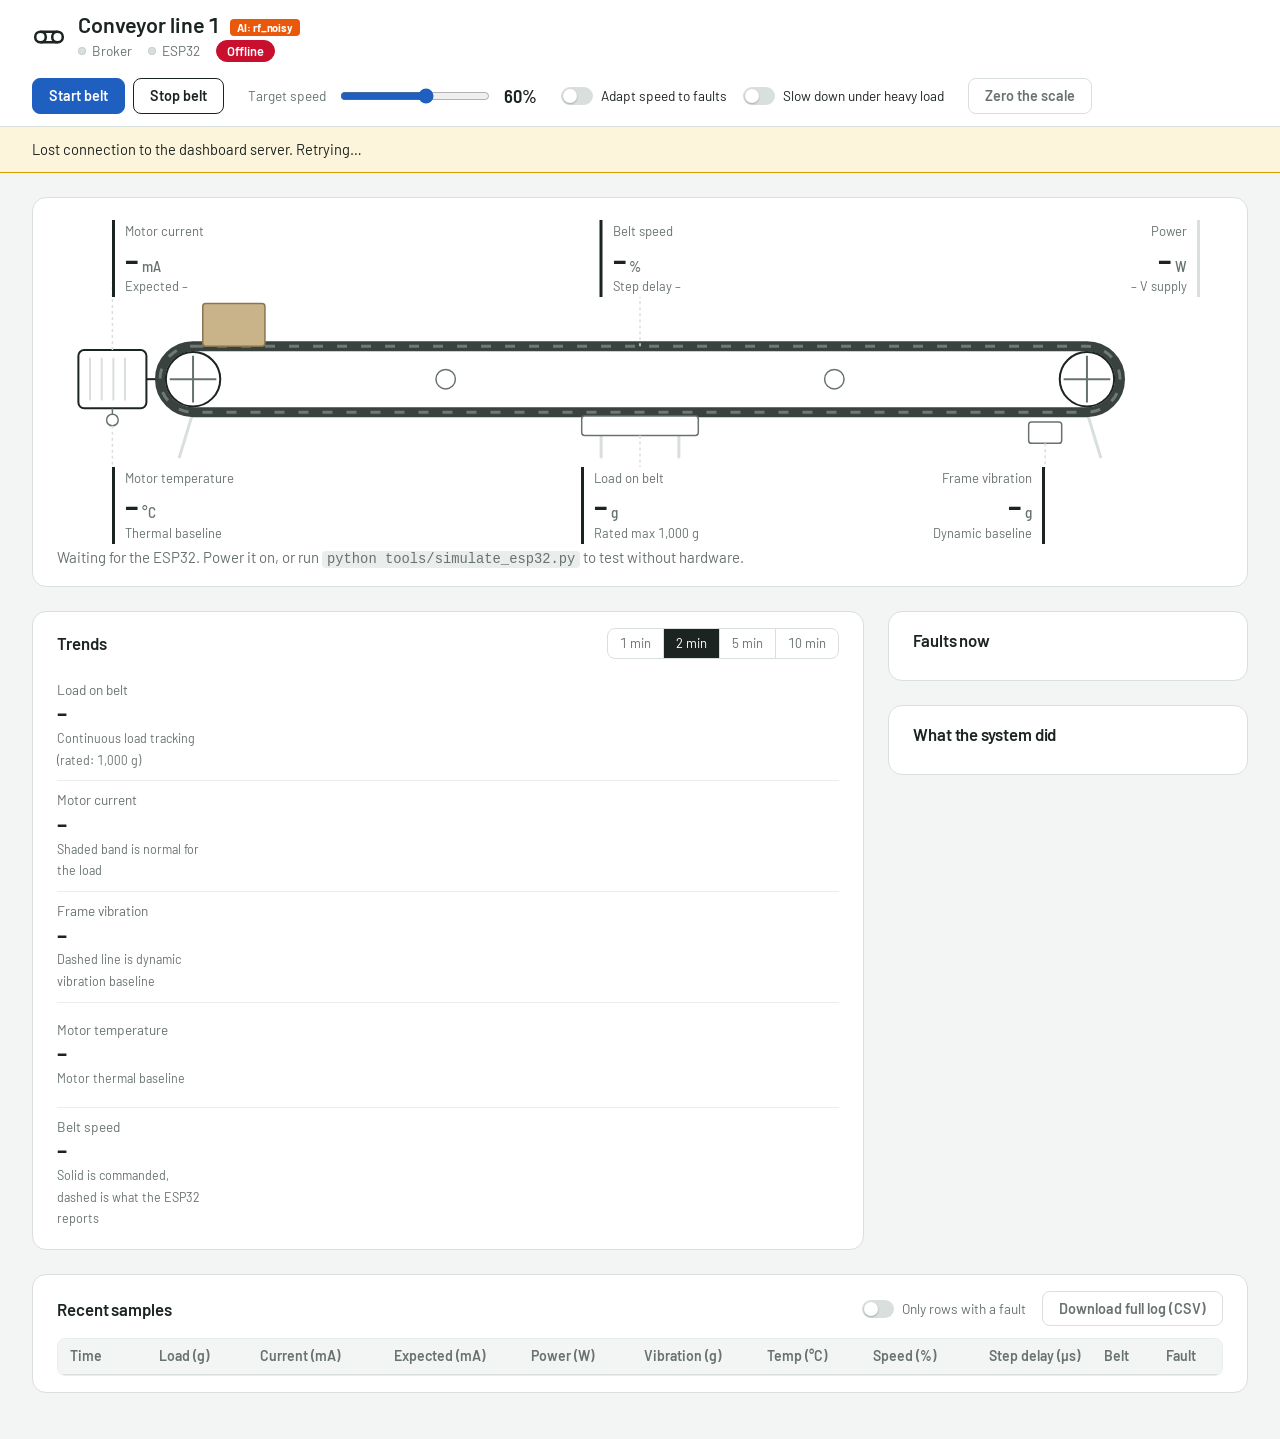
<file: static/index.html>
<!doctype html>
<html lang="en">
<head>
  <meta charset="utf-8">
  <meta name="viewport" content="width=device-width, initial-scale=1">
  <title>Conveyor line 1</title>
  <link rel="preconnect" href="https://fonts.googleapis.com">
  <link rel="preconnect" href="https://fonts.gstatic.com" crossorigin>
  <link href="https://fonts.googleapis.com/css2?family=Barlow:wght@400;500;600;700&family=Barlow+Semi+Condensed:wght@500;600;700&display=swap" rel="stylesheet">
  <link rel="stylesheet" href="/static/style.css">
</head>
<body>
  <header class="bar">
    <div class="bar__id">
      <svg class="mark" viewBox="0 0 32 32" aria-hidden="true"><circle cx="8" cy="16" r="5"/><circle cx="24" cy="16" r="5"/><path d="M8 11h16M8 21h16"/></svg>
      <div>
        <h1>Conveyor line 1 <span style="background:#ea580c; color:#fff; font-size:11px; padding:2px 7px; border-radius:4px; font-weight:700; vertical-align:middle; margin-left:6px;">AI: rf_noisy</span></h1>
        <p class="links">
          <span class="link" id="lnk-broker"><i></i>Broker</span>
          <span class="link" id="lnk-device"><i></i>ESP32</span>
          <span class="mode" id="mode">Connecting</span>
        </p>
      </div>
    </div>

    <div class="bar__ctl" role="group" aria-label="Belt controls">
      <div class="runbtns">
        <button class="btn btn--go" id="btn-start" type="button">Start belt</button>
        <button class="btn btn--stop" id="btn-stop" type="button">Stop belt</button>
      </div>
      <label class="speed">
        <span>Target speed</span>
        <input type="range" id="speed" min="5" max="100" step="5" value="60">
        <output id="speed-out">60%</output>
      </label>
      <div class="switches">
        <label class="sw"><input type="checkbox" id="sw-adapt"><span></span>Adapt speed to faults</label>
        <label class="sw"><input type="checkbox" id="sw-load"><span></span>Slow down under heavy load</label>
      </div>
      <button class="btn btn--quiet" id="btn-tare" type="button" title="Set the current load cell reading as zero. Do this with the belt empty.">Zero the scale</button>
    </div>
  </header>

  <div class="alarm" id="alarm" hidden role="alert">
    <div class="alarm__text">
      <strong id="alarm-title">Alarm</strong>
      <span id="alarm-reason"></span>
    </div>
    <button class="btn btn--ack" id="btn-ack" type="button">Acknowledge</button>
  </div>
  <div class="notice" id="notice" hidden></div>

  <main>
    <section class="mimic" id="mimic" aria-label="Conveyor overview">
      <div class="stage">
      <svg class="mimic__svg" viewBox="0 0 1200 330" role="img" aria-label="Conveyor diagram with live readings">
        <!-- frame -->
        <g class="frame">
          <path d="M140 204 L126 250 M1060 204 L1074 250 M560 228 L560 250 M640 228 L640 250"/>
        </g>
        <!-- motor attached to drive roller -->
        <g class="motor" id="g-motor">
          <rect x="22" y="140" width="70" height="60" rx="6"/>
          <path d="M92 170 H118"/>
          <path class="motor__fins" d="M34 148 V192 M46 148 V192 M58 148 V192 M70 148 V192"/>
        </g>
        <!-- belt -->
        <path class="belt" d="M140 136 H1060 A34 34 0 0 1 1060 204 H140 A34 34 0 0 1 140 136 Z"/>
        <path class="belt__surface" id="belt-surface" d="M140 136 H1060 A34 34 0 0 1 1060 204 H140 A34 34 0 0 1 140 136 Z"/>
        <!-- rollers -->
        <g class="roller"><circle cx="140" cy="170" r="28"/><g class="spokes"><path d="M140 146 V194 M116 170 H164"/></g></g>
        <g class="roller"><circle cx="1060" cy="170" r="28"/><g class="spokes"><path d="M1060 146 V194 M1036 170 H1084"/></g></g>
        <!-- idlers -->
        <g class="idler"><circle cx="400" cy="170" r="10"/><circle cx="800" cy="170" r="10"/></g>
        <!-- load cell platform -->
        <g class="loadcell" id="g-load"><rect x="540" y="208" width="120" height="20" rx="3"/></g>
        <!-- parcels -->
        <g class="parcels" id="parcels">
          <rect class="parcel" x="150" y="96" width="56" height="40" rx="3"/>
          <rect class="parcel" x="150" y="104" width="44" height="32" rx="3"/>
          <rect class="parcel" x="150" y="92" width="64" height="44" rx="3"/>
        </g>
        <!-- vibration sensor on frame -->
        <g class="imu" id="g-vib"><rect x="1000" y="214" width="34" height="22" rx="3"/></g>
        <!-- temperature probe on motor -->
        <g class="probe" id="g-temp"><circle cx="57" cy="212" r="6"/><path d="M57 200 V206"/></g>
        <!-- leaders from parts to readings -->
        <g class="leader">
          <path id="ld-current" d="M57 140 V70"/>
          <path id="ld-temp" d="M57 218 V262"/>
          <path id="ld-load" d="M600 228 V262"/>
          <path id="ld-speed" d="M600 136 V70"/>
          <path id="ld-vib" d="M1017 236 V262"/>
        </g>
      </svg>

      <!-- readings pinned to their sensors (become a grid on narrow screens) -->
      <div class="tags">
        <div class="tag" id="tag-current" style="--x:4.75%; --y:2%">
          <span class="tag__k">Motor current</span>
          <span class="tag__v"><b id="v-current">–</b> mA</span>
          <span class="tag__s" id="s-current">Expected –</span>
        </div>
        <div class="tag tag--mid" id="tag-speed" style="--x:50%; --y:2%">
          <span class="tag__k">Belt speed</span>
          <span class="tag__v"><b id="v-speed">–</b> %</span>
          <span class="tag__s" id="s-speed">Step delay –</span>
        </div>
        <div class="tag tag--right tag--free" id="tag-power" style="--x:98%; --y:2%">
          <span class="tag__k">Power</span>
          <span class="tag__v"><b id="v-power">–</b> W</span>
          <span class="tag__s" id="s-power">– V supply</span>
        </div>
        <div class="tag" id="tag-temp" style="--x:4.75%; --y:79%">
          <span class="tag__k">Motor temperature</span>
          <span class="tag__v"><b id="v-temp">–</b> °C</span>
          <span class="tag__s" id="s-temp">Thermal baseline</span>
        </div>
        <div class="tag tag--mid" id="tag-load" style="--x:50%; --y:79%">
          <span class="tag__k">Load on belt</span>
          <span class="tag__v"><b id="v-load">–</b> g</span>
          <span class="tag__s" id="s-load">Rated max 1,000 g</span>
        </div>
        <div class="tag tag--right" id="tag-vib" style="--x:84.75%; --y:79%">
          <span class="tag__k">Frame vibration</span>
          <span class="tag__v"><b id="v-vib">–</b> g</span>
          <span class="tag__s" id="s-vib">Dynamic baseline</span>
        </div>
      </div>
      </div>
      <p class="mimic__empty" id="empty">Waiting for the ESP32. Power it on, or run <code>python tools/simulate_esp32.py</code> to test without hardware.</p>
    </section>

    <div class="split">
      <section class="trends" aria-label="Trends">
        <div class="sec-h">
          <h2>Trends</h2>
          <div class="seg" role="radiogroup" aria-label="Time window" id="window">
            <button type="button" data-s="60">1 min</button>
            <button type="button" data-s="120" aria-checked="true">2 min</button>
            <button type="button" data-s="300">5 min</button>
            <button type="button" data-s="600">10 min</button>
          </div>
        </div>
        <div class="charts" id="charts"></div>
      </section>

      <aside class="side">
        <section aria-label="Active faults">
          <div class="sec-h"><h2>Faults now</h2></div>
          <ul class="faults" id="faults"></ul>
        </section>
        <section aria-label="Events">
          <div class="sec-h"><h2>What the system did</h2></div>
          <ol class="events" id="events"></ol>
        </section>
      </aside>
    </div>

    <section class="data" aria-label="Recent samples">
      <div class="sec-h">
        <h2>Recent samples</h2>
        <div class="data__act">
          <label class="sw sw--small"><input type="checkbox" id="sw-faults-only"><span></span>Only rows with a fault</label>
          <a class="btn btn--quiet" href="/api/log.csv" download>Download full log (CSV)</a>
        </div>
      </div>
      <div class="table-wrap">
        <table>
          <thead>
            <tr>
              <th scope="col">Time</th><th scope="col">Load (g)</th><th scope="col">Current (mA)</th><th scope="col">Expected (mA)</th>
              <th scope="col">Power (W)</th><th scope="col">Vibration (g)</th><th scope="col">Temp (°C)</th>
              <th scope="col">Speed (%)</th><th scope="col">Step delay (µs)</th><th scope="col">Belt</th><th scope="col">Fault</th>
            </tr>
          </thead>
          <tbody id="rows"></tbody>
        </table>
      </div>
    </section>
  </main>

  <script src="/static/app.js"></script>
</body>
</html>
</file>
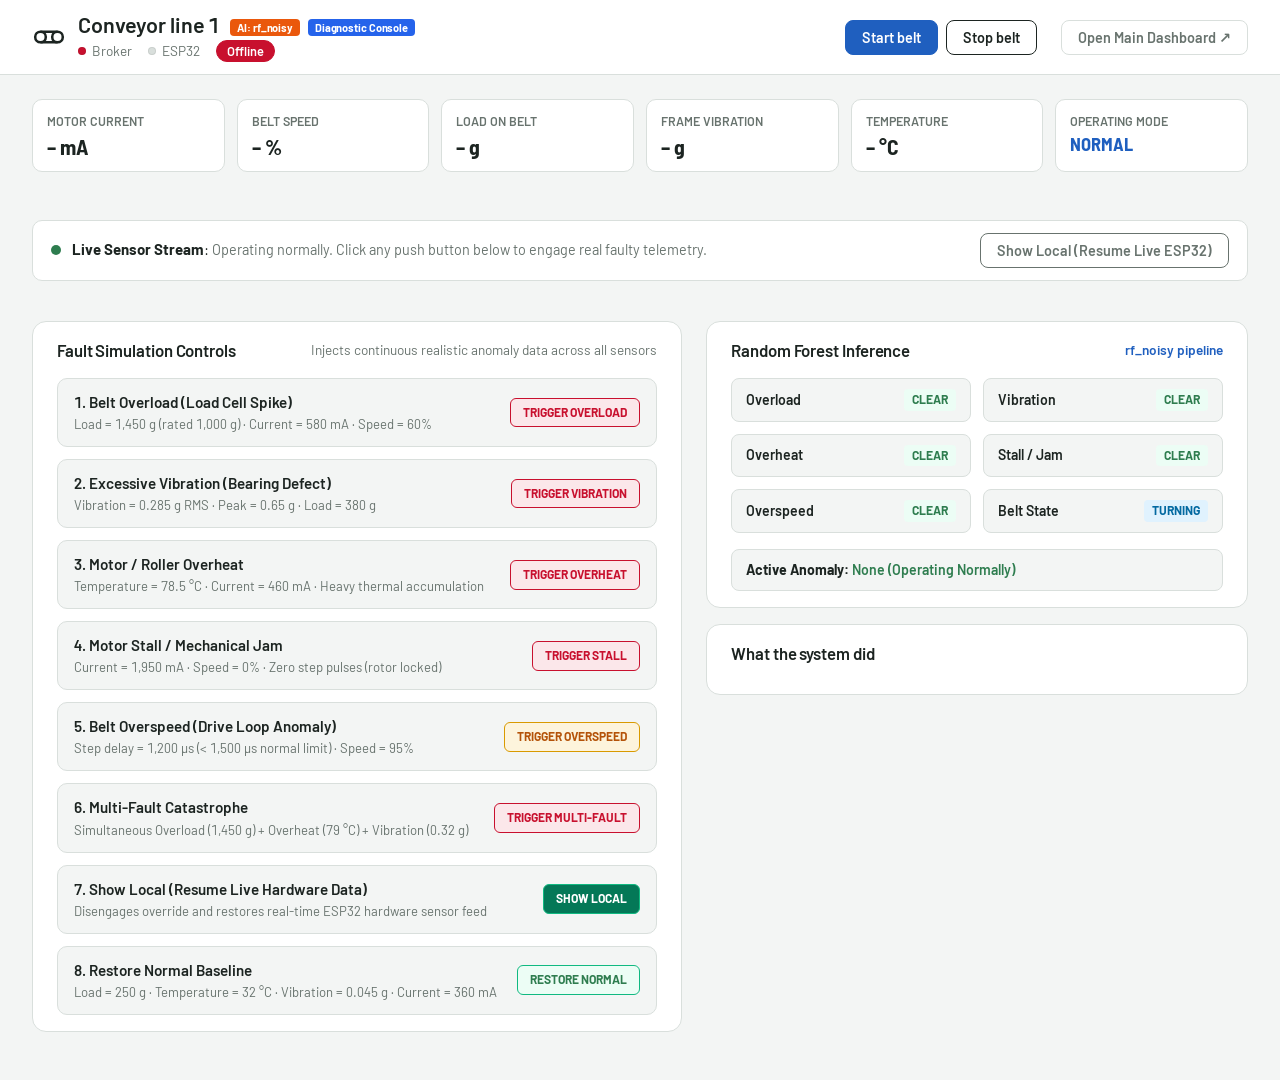
<file: static/manual.html>
<!doctype html>
<html lang="en">
<head>
  <meta charset="utf-8">
  <meta name="viewport" content="width=device-width, initial-scale=1">
  <title>Conveyor line 1 — Fault Simulation Console</title>
  <link rel="preconnect" href="https://fonts.googleapis.com">
  <link rel="preconnect" href="https://fonts.gstatic.com" crossorigin>
  <link href="https://fonts.googleapis.com/css2?family=Barlow:wght@400;500;600;700&family=Barlow+Semi+Condensed:wght@500;600;700&display=swap" rel="stylesheet">
  <link rel="stylesheet" href="/static/style.css">
</head>
<body>
  <header class="bar">
    <div class="bar__id">
      <svg class="mark" viewBox="0 0 32 32" aria-hidden="true"><circle cx="8" cy="16" r="5"/><circle cx="24" cy="16" r="5"/><path d="M8 11h16M8 21h16"/></svg>
      <div>
        <h1>Conveyor line 1
          <span style="background:#ea580c; color:#fff; font-size:11px; padding:2px 7px; border-radius:4px; font-weight:700; vertical-align:middle; margin-left:6px;">AI: rf_noisy</span>
          <span style="background:#2563eb; color:#fff; font-size:11px; padding:2px 7px; border-radius:4px; font-weight:700; vertical-align:middle; margin-left:4px;">Diagnostic Console</span>
        </h1>
        <p class="links">
          <span class="link" id="lnk-broker"><i></i>Broker</span>
          <span class="link" id="lnk-device"><i></i>ESP32</span>
          <span class="mode" id="mode">Connecting</span>
        </p>
      </div>
    </div>

    <div class="bar__ctl" role="group" aria-label="Controls">
      <div class="runbtns">
        <button class="btn btn--go" id="btn-start" type="button">Start belt</button>
        <button class="btn btn--stop" id="btn-stop" type="button">Stop belt</button>
      </div>
      <a class="btn btn--quiet" href="/" target="_blank">Open Main Dashboard ↗</a>
    </div>
  </header>

  <div class="alarm" id="alarm" hidden role="alert">
    <div class="alarm__text">
      <strong id="alarm-title">Alarm</strong>
      <span id="alarm-reason"></span>
    </div>
    <button class="btn btn--ack" id="btn-ack" type="button">Acknowledge</button>
  </div>
  <div class="notice" id="notice" hidden></div>

  <main style="max-width: 1300px; margin: var(--s5) auto; padding: 0 var(--s6);">
    <!-- Live Telemetry KPI Strip -->
    <div class="kpi-strip">
      <div class="kpi-card">
        <span class="kpi-card__k">Motor Current</span>
        <span class="kpi-card__v"><b id="v-current">–</b> mA</span>
      </div>
      <div class="kpi-card">
        <span class="kpi-card__k">Belt Speed</span>
        <span class="kpi-card__v"><b id="v-speed">–</b> %</span>
      </div>
      <div class="kpi-card">
        <span class="kpi-card__k">Load on Belt</span>
        <span class="kpi-card__v"><b id="v-load">–</b> g</span>
      </div>
      <div class="kpi-card">
        <span class="kpi-card__k">Frame Vibration</span>
        <span class="kpi-card__v"><b id="v-vib">–</b> g</span>
      </div>
      <div class="kpi-card">
        <span class="kpi-card__k">Temperature</span>
        <span class="kpi-card__v"><b id="v-temp">–</b> °C</span>
      </div>
      <div class="kpi-card">
        <span class="kpi-card__k">Operating Mode</span>
        <span class="kpi-card__v" id="v-mode" style="font-size:1.15rem; color:var(--signal);">NORMAL</span>
      </div>
    </div>

    <!-- Active State Status Banner -->
    <div id="override-banner" style="margin-bottom:var(--s4); padding:12px 18px; border-radius:10px; background:var(--surface); border:1px solid var(--rule); display:flex; align-items:center; justify-content:space-between; flex-wrap:wrap; gap:12px;">
      <div>
        <span id="override-status-dot" style="display:inline-block; width:10px; height:10px; border-radius:50%; background:var(--green); margin-right:8px;"></span>
        <strong id="override-status-title">Live Sensor Stream</strong>:
        <span id="override-status-desc" style="color:var(--steel); font-size:0.9rem;">Operating normally. Click any push button below to engage real faulty telemetry.</span>
      </div>
      <button class="btn btn--quiet" type="button" onclick="injectFault('local')" style="border-color:var(--steel); font-weight:600;">Show Local (Resume Live ESP32)</button>
    </div>

    <div class="sim-grid">
      <!-- Left: Fault Push Buttons -->
      <section class="sim-box" aria-label="Simulate machine faults">
        <div class="sec-h">
          <h2>Fault Simulation Controls</h2>
          <span style="font-size:0.85rem; color:var(--steel);">Injects continuous realistic anomaly data across all sensors</span>
        </div>

        <div class="fault-btn-list">
          <button class="fault-card-btn fault-card-btn--danger" type="button" onclick="injectFault('overload')">
            <div class="fault-card-btn__body">
              <span class="fault-card-btn__title">1. Belt Overload (Load Cell Spike)</span>
              <span class="fault-card-btn__meta">Load = 1,450 g (rated 1,000 g) · Current = 580 mA · Speed = 60%</span>
            </div>
            <span class="fault-card-btn__tag">Trigger Overload</span>
          </button>

          <button class="fault-card-btn fault-card-btn--danger" type="button" onclick="injectFault('vibration')">
            <div class="fault-card-btn__body">
              <span class="fault-card-btn__title">2. Excessive Vibration (Bearing Defect)</span>
              <span class="fault-card-btn__meta">Vibration = 0.285 g RMS · Peak = 0.65 g · Load = 380 g</span>
            </div>
            <span class="fault-card-btn__tag">Trigger Vibration</span>
          </button>

          <button class="fault-card-btn fault-card-btn--danger" type="button" onclick="injectFault('overheat')">
            <div class="fault-card-btn__body">
              <span class="fault-card-btn__title">3. Motor / Roller Overheat</span>
              <span class="fault-card-btn__meta">Temperature = 78.5 °C · Current = 460 mA · Heavy thermal accumulation</span>
            </div>
            <span class="fault-card-btn__tag">Trigger Overheat</span>
          </button>

          <button class="fault-card-btn fault-card-btn--danger" type="button" onclick="injectFault('stall')">
            <div class="fault-card-btn__body">
              <span class="fault-card-btn__title">4. Motor Stall / Mechanical Jam</span>
              <span class="fault-card-btn__meta">Current = 1,950 mA · Speed = 0% · Zero step pulses (rotor locked)</span>
            </div>
            <span class="fault-card-btn__tag">Trigger Stall</span>
          </button>

          <button class="fault-card-btn fault-card-btn--warn" type="button" onclick="injectFault('overspeed')">
            <div class="fault-card-btn__body">
              <span class="fault-card-btn__title">5. Belt Overspeed (Drive Loop Anomaly)</span>
              <span class="fault-card-btn__meta">Step delay = 1,200 µs (< 1,500 µs normal limit) · Speed = 95%</span>
            </div>
            <span class="fault-card-btn__tag">Trigger Overspeed</span>
          </button>

          <button class="fault-card-btn fault-card-btn--danger" type="button" onclick="injectFault('multifault')">
            <div class="fault-card-btn__body">
              <span class="fault-card-btn__title">6. Multi-Fault Catastrophe</span>
              <span class="fault-card-btn__meta">Simultaneous Overload (1,450 g) + Overheat (79 °C) + Vibration (0.32 g)</span>
            </div>
            <span class="fault-card-btn__tag">Trigger Multi-Fault</span>
          </button>

          <button class="fault-card-btn fault-card-btn--ok" type="button" onclick="injectFault('local')">
            <div class="fault-card-btn__body">
              <span class="fault-card-btn__title">7. Show Local (Resume Live Hardware Data)</span>
              <span class="fault-card-btn__meta">Disengages override and restores real-time ESP32 hardware sensor feed</span>
            </div>
            <span class="fault-card-btn__tag" style="background:#047857; color:#fff;">Show Local</span>
          </button>

          <button class="fault-card-btn fault-card-btn--ok" type="button" onclick="injectFault('normal')">
            <div class="fault-card-btn__body">
              <span class="fault-card-btn__title">8. Restore Normal Baseline</span>
              <span class="fault-card-btn__meta">Load = 250 g · Temperature = 32 °C · Vibration = 0.045 g · Current = 360 mA</span>
            </div>
            <span class="fault-card-btn__tag">Restore Normal</span>
          </button>
        </div>
      </section>

      <!-- Right: Model Decision & Events -->
      <div style="display:flex; flex-direction:column; gap:var(--s4);">
        <section class="sim-box" aria-label="Model decision">
          <div class="sec-h">
            <h2>Random Forest Inference</h2>
            <span id="model-name-label" style="font-size:0.85rem; font-weight:600; color:var(--signal);">rf_noisy pipeline</span>
          </div>

          <div class="pred-grid">
            <div class="pred-item">
              <span class="pred-item__name">Overload</span>
              <span class="pred-item__status is-ok" id="pred-overload">CLEAR</span>
            </div>
            <div class="pred-item">
              <span class="pred-item__name">Vibration</span>
              <span class="pred-item__status is-ok" id="pred-vib">CLEAR</span>
            </div>
            <div class="pred-item">
              <span class="pred-item__name">Overheat</span>
              <span class="pred-item__status is-ok" id="pred-temp">CLEAR</span>
            </div>
            <div class="pred-item">
              <span class="pred-item__name">Stall / Jam</span>
              <span class="pred-item__status is-ok" id="pred-stall">CLEAR</span>
            </div>
            <div class="pred-item">
              <span class="pred-item__name">Overspeed</span>
              <span class="pred-item__status is-ok" id="pred-speed">CLEAR</span>
            </div>
            <div class="pred-item">
              <span class="pred-item__name">Belt State</span>
              <span class="pred-item__status is-ok" id="pred-mode" style="background:#e0f2fe; color:#0369a1;">TURNING</span>
            </div>
          </div>

          <div style="margin-top:var(--s4); padding:10px 14px; background:var(--panel); border:1px solid var(--rule); border-radius:8px; font-size:0.88rem;">
            <strong>Active Anomaly: </strong>
            <span id="active-fault-text" style="color:var(--green); font-weight:600;">None (Operating Normally)</span>
          </div>
        </section>

        <section class="sim-box" aria-label="Events">
          <div class="sec-h"><h2>What the system did</h2></div>
          <ol class="events" id="events" style="max-height:280px;"></ol>
        </section>
      </div>
    </div>
  </main>

  <script>
    (() => {
      "use strict";
      const $ = (id) => document.getElementById(id);
      let ws;
      let S = null;

      const fmt = (v, d = 0) => (v === null || v === undefined || Number.isNaN(v) ? "–"
        : Number(v).toLocaleString(undefined, { minimumFractionDigits: d, maximumFractionDigits: d }));

      function connect() {
        const proto = location.protocol === "https:" ? "wss:" : "ws:";
        ws = new WebSocket(`${proto}//${location.host}/ws`);
        ws.onmessage = (e) => onState(JSON.parse(e.data));
        ws.onclose = () => {
          $("lnk-broker").className = "link is-off";
          $("mode").textContent = "Offline";
          $("mode").className = "mode is-bad";
          setTimeout(connect, 1500);
        };
      }

      const send = (action, value) => ws && ws.readyState === 1 && ws.send(JSON.stringify({ action, value }));

      window.injectFault = async (faultType) => {
        try {
          const res = await fetch("/api/manual/inject", {
            method: "POST",
            headers: { "Content-Type": "application/json" },
            body: JSON.stringify({ fault: faultType }),
          });
          const result = await res.json();
          updateBanner(faultType);
        } catch (err) {
          console.error("Inject error:", err);
        }
      };

      function updateBanner(faultType) {
        const banner = $("override-banner");
        const dot = $("override-status-dot");
        const title = $("override-status-title");
        const desc = $("override-status-desc");
        if (faultType === "local" || faultType === "normal") {
          dot.style.background = "var(--green)";
          title.textContent = "Live Sensor Stream";
          desc.textContent = "Operating normally. Fault override disengaged.";
          banner.style.borderColor = "var(--rule)";
        } else {
          dot.style.background = "var(--red)";
          title.textContent = `Anomaly Engaged: ${faultType.toUpperCase()}`;
          desc.textContent = "Streaming persistent faulty sensor telemetry. Data will not revert until you click 'Show Local'.";
          banner.style.borderColor = "var(--red)";
        }
      }

      function onState(s) {
        S = s;
        if (s.rows && s.rows.length) {
          const last = s.rows[s.rows.length - 1];
          $("v-current").textContent = fmt(last.current_ma, 1);
          $("v-speed").textContent = fmt(last.speed_pct, 0);
          $("v-load").textContent = fmt(last.load_g, 0);
          $("v-vib").textContent = fmt(last.vib_rms_g || last.vib_g, 3);
          $("v-temp").textContent = fmt(last.temp_c, 1);
        }

        // Top bar
        $("lnk-broker").className = "link " + (s.broker ? "is-on" : "is-off");
        const devOn = s.device === "online" && s.comm_ok;
        $("lnk-device").className = "link " + (devOn ? "is-on" : "is-off");
        $("lnk-device").lastChild.textContent = devOn ? "ESP32" : "ESP32 offline";
        $("mode").textContent = s.mode;
        $("mode").className = "mode" + (s.mode === "ADAPTING" ? " is-warn" : ["ALARM", "TRIPPED", "E-STOP"].includes(s.mode) ? " is-bad" : "");
        $("v-mode").textContent = s.mode;

        // Alarm banner
        const a = s.alarm, el = $("alarm");
        el.hidden = !a.active;
        if (a.active) {
          $("alarm-title").textContent = a.silenced ? "Alarm Acknowledged" : "Alarm Active";
          $("alarm-reason").textContent = a.reason;
          $("btn-ack").hidden = a.silenced;
        }

        // Predictions
        const faultCodes = (s.faults || []).map((f) => f.code);
        setPred("pred-overload", faultCodes.includes("OVERLOAD"));
        setPred("pred-vib", faultCodes.includes("VIBRATION"));
        setPred("pred-temp", faultCodes.includes("OVERHEAT"));
        setPred("pred-stall", faultCodes.includes("STALL") || faultCodes.includes("ABN_CURRENT"));
        setPred("pred-speed", faultCodes.includes("OVERSPEED"));

        const text = $("active-fault-text");
        if (s.faults && s.faults.length) {
          text.textContent = s.faults.map((f) => f.name).join(", ");
          text.style.color = "var(--red)";
        } else {
          text.textContent = "None (Operating Normally)";
          text.style.color = "var(--green)";
        }

        // Events
        const ol = $("events");
        ol.innerHTML = (s.events || []).map((e) => `
          <li>
            <time>${e.time || ""}</time>
            <span class="k-${e.kind || ""}">${e.text || ""}</span>
          </li>
        `).join("");
      }

      function setPred(id, active) {
        const el = $(id);
        if (!el) return;
        el.className = "pred-item__status " + (active ? "is-fault" : "is-ok");
        el.textContent = active ? "DETECTED" : "CLEAR";
      }

      $("btn-start").addEventListener("click", () => send("start"));
      $("btn-stop").addEventListener("click", () => send("stop"));
      $("btn-ack").addEventListener("click", () => send("ack"));

      connect();
    })();
  </script>
</body>
</html>
</file>
<file: static/style.css>
/* Conveyor line HMI.  Calm greys by default; colour is reserved for abnormal states. */
:root {
  --panel: #f3f5f4;
  --surface: #ffffff;
  --ink: #1c2421;
  --steel: #68736e;
  --rule: #d9dfdc;
  --rule-soft: #e9edeb;
  --signal: #1f5fbf;
  --signal-ink: #ffffff;
  --amber: #d99a00;
  --amber-bg: #fdf4dc;
  --red: #c8102e;
  --red-bg: #fbe7ea;
  --green: #2e7d4f;
  --belt: #3a423f;

  --f-body: "Barlow", system-ui, -apple-system, "Segoe UI", sans-serif;
  --f-num: "Barlow Semi Condensed", "Barlow", system-ui, sans-serif;

  --s1: 4px; --s2: 8px; --s3: 12px; --s4: 16px; --s5: 24px; --s6: 32px; --s7: 48px;
  --belt-dur: 1s;
  --belt-play: paused;
}

* { box-sizing: border-box; }
html { -webkit-text-size-adjust: 100%; }
body {
  margin: 0;
  background: var(--panel);
  color: var(--ink);
  font: 400 15px/1.45 var(--f-body);
  font-variant-numeric: tabular-nums;
}
h1, h2 { margin: 0; font-weight: 600; letter-spacing: -0.005em; }
h1 { font-size: 1.35rem; line-height: 1.2; }
h2 { font-size: 1.05rem; }
code { font-size: .92em; background: var(--rule-soft); padding: 1px 5px; border-radius: 4px; }
button, input { font: inherit; color: inherit; }
:focus-visible { outline: 3px solid var(--signal); outline-offset: 2px; }

/* ---------------------------------------------------------------- top bar */
.bar {
  position: sticky; top: 0; z-index: 10;
  display: flex; flex-wrap: wrap; align-items: center; justify-content: space-between;
  gap: var(--s4) var(--s6);
  padding: var(--s3) var(--s6);
  background: var(--surface);
  border-bottom: 1px solid var(--rule);
}
.bar__id { display: flex; align-items: center; gap: var(--s3); min-width: 0; }
.mark { width: 34px; height: 34px; flex: none; fill: none; stroke: var(--ink); stroke-width: 2.4; }
.links { margin: 2px 0 0; display: flex; flex-wrap: wrap; gap: var(--s2) var(--s4); font-size: .85rem; color: var(--steel); align-items: center; }
.link { display: inline-flex; align-items: center; gap: 6px; }
.link i { width: 8px; height: 8px; border-radius: 50%; background: var(--rule); box-shadow: inset 0 0 0 1px rgba(0,0,0,.08); }
.link.is-on i { background: var(--green); }
.link.is-off i { background: var(--red); }
.mode { padding: 1px 10px; border-radius: 999px; border: 1px solid var(--rule); color: var(--ink); font-weight: 600; font-size: .8rem; }
.mode.is-warn { background: var(--amber-bg); border-color: var(--amber); }
.mode.is-bad { background: var(--red); border-color: var(--red); color: #fff; }

.bar__ctl { display: flex; flex-wrap: wrap; align-items: center; gap: var(--s3) var(--s5); }
.runbtns { display: flex; gap: var(--s2); }
.btn {
  appearance: none; border: 1px solid var(--rule); background: var(--surface);
  padding: 8px 16px; border-radius: 8px; font-weight: 600; font-size: .9rem; cursor: pointer;
  text-decoration: none; color: var(--ink); white-space: nowrap; line-height: 1.2;
}
.btn:hover { border-color: var(--steel); }
.btn:active { transform: translateY(1px); }
.btn--go { background: var(--signal); border-color: var(--signal); color: var(--signal-ink); }
.btn--go:hover { background: #194f9f; border-color: #194f9f; }
.btn--stop { border-color: var(--ink); }
.btn--quiet { color: var(--steel); }
.btn[disabled] { opacity: .45; cursor: not-allowed; }

.speed { display: flex; align-items: center; gap: var(--s3); font-size: .85rem; color: var(--steel); }
.speed output { font: 600 1.15rem var(--f-num); color: var(--ink); min-width: 3.2ch; text-align: right; }
input[type=range] { width: 150px; accent-color: var(--signal); }

.switches { display: flex; flex-wrap: wrap; gap: var(--s2) var(--s4); }
.sw { display: inline-flex; align-items: center; gap: var(--s2); font-size: .85rem; cursor: pointer; user-select: none; }
.sw input { position: absolute; opacity: 0; width: 1px; height: 1px; }
.sw span { width: 32px; height: 18px; border-radius: 999px; background: var(--rule); position: relative; transition: background .15s; flex: none; }
.sw span::after { content: ""; position: absolute; top: 2px; left: 2px; width: 14px; height: 14px; border-radius: 50%; background: #fff; box-shadow: 0 1px 2px rgba(0,0,0,.25); transition: transform .15s; }
.sw input:checked + span { background: var(--signal); }
.sw input:checked + span::after { transform: translateX(14px); }
.sw input:focus-visible + span { outline: 3px solid var(--signal); outline-offset: 2px; }

/* ---------------------------------------------------------------- alarm + notice */
.alarm {
  display: flex; flex-wrap: wrap; align-items: center; justify-content: space-between; gap: var(--s3) var(--s5);
  padding: var(--s4) var(--s6) var(--s4) calc(var(--s6) + 28px);
  background: var(--red); color: #fff; position: relative;
}
.alarm::before {           /* hazard stripe edge */
  content: ""; position: absolute; left: 0; top: 0; bottom: 0; width: 28px;
  background: repeating-linear-gradient(-45deg, #f2c200 0 10px, #1c2421 10px 20px);
}
.alarm.is-loud { animation: flash 1s steps(2, jump-none) infinite; }
@keyframes flash { 50% { background: #8e0b20; } }
.alarm__text strong { display: block; font: 700 1.6rem/1.1 var(--f-num); letter-spacing: .01em; }
.alarm__text span { font-size: 1rem; opacity: .95; }
.btn--ack { background: #fff; color: var(--red); border-color: #fff; font-size: 1rem; padding: 10px 22px; }
.btn--ack:hover { background: #fde9ec; border-color: #fde9ec; }
.notice { padding: var(--s3) var(--s6); background: var(--amber-bg); border-bottom: 1px solid var(--amber); font-size: .92rem; }

/* ---------------------------------------------------------------- layout */
main { padding: var(--s5) var(--s6) var(--s7); display: grid; grid-template-columns: minmax(0, 1fr); gap: var(--s5); max-width: 1680px; margin: 0 auto; }
.sec-h { display: flex; flex-wrap: wrap; align-items: center; justify-content: space-between; gap: var(--s2) var(--s4); margin-bottom: var(--s3); }
.split { display: grid; grid-template-columns: minmax(0, 1fr) 360px; gap: var(--s5); align-items: start; }

/* ---------------------------------------------------------------- conveyor mimic */
.mimic { background: var(--surface); border: 1px solid var(--rule); border-radius: 14px; padding: var(--s4) var(--s5); }
.stage { position: relative; }
.mimic__svg { display: block; width: 100%; height: auto; }
.mimic__svg * { vector-effect: non-scaling-stroke; }
.frame path { stroke: var(--rule); stroke-width: 3; fill: none; stroke-linecap: round; }
.motor rect { fill: var(--surface); stroke: var(--ink); stroke-width: 2; }
.motor path { stroke: var(--ink); stroke-width: 2; fill: none; }
.motor .motor__fins { stroke: var(--rule); stroke-width: 2; }
.belt { fill: none; stroke: var(--belt); stroke-width: 10; stroke-linejoin: round; }
.belt__surface { fill: none; stroke: #6f7a76; stroke-width: 3; stroke-dasharray: 10 14;
  animation: belt var(--belt-dur) linear infinite; animation-play-state: var(--belt-play); }
@keyframes belt { to { stroke-dashoffset: -24; } }
.roller circle { fill: var(--surface); stroke: var(--ink); stroke-width: 2; }
.roller .spokes { transform-box: fill-box; transform-origin: center; animation: spin calc(var(--belt-dur) * 7) linear infinite; animation-play-state: var(--belt-play); }
.roller .spokes path { stroke: var(--steel); stroke-width: 2; }
@keyframes spin { to { transform: rotate(360deg); } }
.idler circle { fill: var(--surface); stroke: var(--steel); stroke-width: 1.5; }
.loadcell rect, .imu rect { fill: var(--surface); stroke: var(--steel); stroke-width: 1.5; }
.probe circle { fill: var(--surface); stroke: var(--steel); stroke-width: 1.5; }
.probe path { stroke: var(--steel); stroke-width: 1.5; }
.parcel { fill: #c9b48a; stroke: #8a7550; stroke-width: 1.5;
  animation: ride calc(var(--belt-dur) * 40) linear infinite; animation-play-state: var(--belt-play); }
.parcel:nth-child(2) { animation-delay: calc(var(--belt-dur) * -13.3); }
.parcel:nth-child(3) { animation-delay: calc(var(--belt-dur) * -26.6); }
@keyframes ride { from { transform: translateX(0); opacity: 0; } 4% { opacity: 1; } 94% { opacity: 1; } to { transform: translateX(840px); opacity: 0; } }
.leader path { stroke: var(--rule); stroke-width: 1.5; stroke-dasharray: 3 3; }

/* fault state on parts */
.is-warn rect, .is-warn circle { stroke: var(--amber) !important; fill: var(--amber-bg) !important; }
.is-bad rect, .is-bad circle { stroke: var(--red) !important; fill: var(--red-bg) !important; }
.leader path.is-warn { stroke: var(--amber); stroke-dasharray: none; }
.leader path.is-bad { stroke: var(--red); stroke-dasharray: none; }
.mimic.is-estop .belt { stroke: var(--red); }

.tags { position: absolute; inset: 0; pointer-events: none; }
.tag {
  position: absolute; left: var(--x); top: var(--y);
  display: grid; width: max-content; white-space: nowrap; padding: 2px 0 2px 10px; border-left: 3px solid var(--ink);
  background: color-mix(in srgb, var(--surface) 88%, transparent); pointer-events: auto;
}
.tag--mid { transform: translateX(-50%); }
.tag--right { transform: translateX(-100%); border-left: 0; border-right: 3px solid var(--ink); padding: 2px 10px 2px 0; text-align: right; }
.tag--free { border-color: var(--rule); }
.tag__k { font-size: .82rem; color: var(--steel); }
.tag__v { font: 500 .95rem/1.1 var(--f-num); color: var(--steel); }
.tag__v b { font-size: 2rem; font-weight: 600; color: var(--ink); letter-spacing: -.01em; }
.tag__s { font-size: .8rem; color: var(--steel); }
.tag.is-warn { border-color: var(--amber); background: var(--amber-bg); }
.tag.is-bad { border-color: var(--red); background: var(--red-bg); }
.tag.is-bad .tag__v b { color: var(--red); }

.mimic__empty { margin: var(--s3) 0 0; color: var(--steel); }
.mimic.has-data .mimic__empty { display: none; }

/* ---------------------------------------------------------------- trends */
.trends { background: var(--surface); border: 1px solid var(--rule); border-radius: 14px; padding: var(--s4) var(--s5) var(--s3); min-width: 0; overflow: hidden; }
.seg { display: inline-flex; border: 1px solid var(--rule); border-radius: 8px; overflow: hidden; }
.seg button { border: 0; background: transparent; padding: 5px 12px; font-size: .82rem; cursor: pointer; color: var(--steel); }
.seg button + button { border-left: 1px solid var(--rule); }
.seg button[aria-checked=true] { background: var(--ink); color: #fff; }
.charts { display: grid; gap: 2px; position: relative; overflow: hidden; }
.chart { display: grid; grid-template-columns: 150px minmax(0, 1fr); gap: var(--s4); align-items: center; padding: var(--s2) 0; border-top: 1px solid var(--rule-soft); min-width: 0; overflow: hidden; }
.chart:first-child { border-top: 0; }
.chart > div { min-width: 0; }
.chart__k { font-size: .85rem; color: var(--steel); }
.chart__v { display: block; font: 600 1.5rem/1.1 var(--f-num); color: var(--ink); }
.chart__v small { font-size: .85rem; font-weight: 500; color: var(--steel); margin-left: 3px; }
.chart__n { font-size: .78rem; color: var(--steel); }
.chart svg { width: 100%; height: 86px; display: block; overflow: hidden; }
.chart--last svg { height: 104px; }
.c-grid { stroke: var(--rule-soft); stroke-width: 1; }
.c-axis { fill: var(--steel); font: 500 11px var(--f-body); }
.c-line { fill: none; stroke: var(--ink); stroke-width: 1.8; stroke-linejoin: round; }
.c-line--cmd { stroke: var(--signal); stroke-width: 2; }
.c-line--app { stroke: #8fb2e6; stroke-width: 1.5; stroke-dasharray: 4 3; }
.c-band { fill: #e3efe7; }
.c-warn { stroke: var(--amber); stroke-width: 1; stroke-dasharray: 4 4; }
.c-crit { stroke: var(--red); stroke-width: 1; stroke-dasharray: 4 4; }
.c-fault { fill: var(--red); opacity: .08; }
.c-hover { stroke: var(--steel); stroke-width: 1; }
.c-dot { fill: var(--ink); }

/* ---------------------------------------------------------------- side */
.side { display: grid; gap: var(--s5); min-width: 0; }
.side > section { background: var(--surface); border: 1px solid var(--rule); border-radius: 14px; padding: var(--s4) var(--s5); }
.faults, .events { list-style: none; margin: 0; padding: 0; }
.faults li { display: grid; grid-template-columns: 18px 1fr; gap: 2px var(--s3); padding: var(--s3) 0; border-top: 1px solid var(--rule-soft); }
.faults li:first-child { border-top: 0; padding-top: 0; }
.faults li b { font-weight: 600; }
.faults li p { grid-column: 2; margin: 0; font-size: .86rem; color: var(--steel); }
.faults li.none { display: block; }
.faults .ok { display: block; color: var(--green); font-weight: 600; }
/* alarm priority marks: shape + colour (ISA-101 style), readable without colour */
.pri { width: 14px; height: 14px; margin-top: 3px; }
.pri--crit { background: var(--red); }
.pri--warn { background: var(--amber); clip-path: polygon(50% 0, 100% 100%, 0 100%); }
.events { max-height: 340px; overflow-y: auto; font-size: .86rem; }
.events li { display: grid; grid-template-columns: 62px 1fr; gap: var(--s3); padding: 6px 0; border-top: 1px solid var(--rule-soft); }
.events li:first-child { border-top: 0; }
.events time { color: var(--steel); }
.events .k-action { color: var(--signal); }
.events .k-alarm, .events .k-error { color: var(--red); font-weight: 600; }

/* ---------------------------------------------------------------- data table */
.data { background: var(--surface); border: 1px solid var(--rule); border-radius: 14px; padding: var(--s4) var(--s5); min-width: 0; }
.data__act { display: flex; flex-wrap: wrap; align-items: center; gap: var(--s3) var(--s4); }
.sw--small { color: var(--steel); }
.table-wrap { overflow: auto; max-height: 460px; border: 1px solid var(--rule-soft); border-radius: 8px; }
table { width: 100%; border-collapse: collapse; font-size: .88rem; }
th, td { padding: 7px 12px; text-align: right; white-space: nowrap; }
th:first-child, td:first-child, th:nth-last-child(-n+2), td:nth-last-child(-n+2) { text-align: left; }
thead th { position: sticky; top: 0; background: var(--panel); color: var(--steel); font-weight: 600; border-bottom: 1px solid var(--rule); }
tbody tr { border-bottom: 1px solid var(--rule-soft); }
tbody tr:hover { background: #f7f9f8; }
tbody tr.f-warn { background: var(--amber-bg); }
tbody tr.f-bad { background: var(--red-bg); }
td.f { font-weight: 600; }
td.empty { text-align: left; color: var(--steel); padding: var(--s5); }

/* ---------------------------------------------------------------- responsive */
@media (max-width: 1200px) {
  .split { grid-template-columns: 1fr; }
  .side { grid-template-columns: 1fr 1fr; }
}
@media (max-width: 900px) {
  .bar, main, .notice { padding-left: var(--s4); padding-right: var(--s4); }
  .alarm { padding-left: calc(var(--s4) + 28px); padding-right: var(--s4); }
  .bar__ctl { width: 100%; justify-content: space-between; }
  .tags { position: static; display: grid; grid-template-columns: repeat(auto-fill, minmax(150px, 1fr)); gap: var(--s4); margin-top: var(--s4); }
  .tag, .tag--mid, .tag--right { width: auto; white-space: normal; position: static; transform: none; text-align: left; border-left: 3px solid var(--ink); border-right: 0; padding: 2px 0 2px 10px; }
  .tag--free { border-left-color: var(--rule); }
  .leader { display: none; }
  .side { grid-template-columns: 1fr; }
  .chart { grid-template-columns: 1fr; gap: var(--s1); }
}
@media (max-width: 560px) {
  h1 { font-size: 1.15rem; }
  .mimic, .trends, .side > section, .data { padding: var(--s3); border-radius: 10px; }
  .speed { width: 100%; }
  .speed input { flex: 1; width: auto; }
  .runbtns { width: 100%; }
  .runbtns .btn { flex: 1; }
  .alarm__text strong { font-size: 1.3rem; }
}
@media (prefers-reduced-motion: reduce) {
  .belt__surface, .roller .spokes, .parcel, .alarm.is-loud { animation: none; }
}

.sr { position: absolute; width: 1px; height: 1px; overflow: hidden; clip: rect(0 0 0 0); white-space: nowrap; }
[hidden] { display: none !important; }

/* ---------------------------------------------------------------- manual simulation console */
.sim-grid {
  display: grid;
  grid-template-columns: 1.2fr 1fr;
  gap: var(--s5);
  margin-bottom: var(--s5);
}
@media (max-width: 960px) {
  .sim-grid { grid-template-columns: 1fr; }
}

.sim-box {
  background: var(--surface);
  border: 1px solid var(--rule);
  border-radius: 14px;
  padding: var(--s4) var(--s5);
}

.fault-btn-list {
  display: flex;
  flex-direction: column;
  gap: var(--s3);
  margin-top: var(--s4);
}

.fault-card-btn {
  display: flex;
  align-items: center;
  justify-content: space-between;
  gap: var(--s3);
  background: var(--panel);
  border: 1px solid var(--rule);
  border-radius: 10px;
  padding: 12px 16px;
  cursor: pointer;
  text-align: left;
  transition: all 0.15s ease;
  width: 100%;
}
.fault-card-btn:hover {
  background: #fff;
  border-color: var(--steel);
  box-shadow: 0 2px 6px rgba(0,0,0,0.06);
}
.fault-card-btn:active {
  transform: translateY(1px);
}
.fault-card-btn__body {
  display: flex;
  flex-direction: column;
  gap: 2px;
}
.fault-card-btn__title {
  font-weight: 600;
  font-size: 0.95rem;
  color: var(--ink);
}
.fault-card-btn__meta {
  font-size: 0.82rem;
  color: var(--steel);
}
.fault-card-btn__tag {
  font-size: 0.75rem;
  font-weight: 700;
  text-transform: uppercase;
  padding: 5px 12px;
  border-radius: 6px;
  white-space: nowrap;
}
.fault-card-btn--danger .fault-card-btn__tag {
  background: var(--red-bg);
  color: var(--red);
  border: 1px solid var(--red);
}
.fault-card-btn--warn .fault-card-btn__tag {
  background: var(--amber-bg);
  color: #b45309;
  border: 1px solid var(--amber);
}
.fault-card-btn--ok .fault-card-btn__tag {
  background: #ecfdf5;
  color: var(--green);
  border: 1px solid #10b981;
}

.kpi-strip {
  display: grid;
  grid-template-columns: repeat(auto-fit, minmax(140px, 1fr));
  gap: var(--s3);
  margin-bottom: var(--s5);
}
.kpi-card {
  background: var(--surface);
  border: 1px solid var(--rule);
  border-radius: 10px;
  padding: 12px 14px;
}
.kpi-card__k {
  font-size: 0.78rem;
  font-weight: 600;
  text-transform: uppercase;
  color: var(--steel);
  display: block;
}
.kpi-card__v {
  font: 700 1.35rem var(--f-num);
  color: var(--ink);
  margin-top: 2px;
  display: block;
}

.pred-grid {
  display: grid;
  grid-template-columns: 1fr 1fr;
  gap: var(--s3);
  margin-top: var(--s4);
}
.pred-item {
  background: var(--panel);
  border: 1px solid var(--rule);
  border-radius: 8px;
  padding: 10px 14px;
  display: flex;
  justify-content: space-between;
  align-items: center;
}
.pred-item__name {
  font-size: 0.88rem;
  font-weight: 600;
  color: var(--ink);
}
.pred-item__status {
  font-size: 0.76rem;
  font-weight: 700;
  padding: 2px 8px;
  border-radius: 4px;
}
.pred-item__status.is-ok {
  background: #ecfdf5;
  color: var(--green);
}
.pred-item__status.is-fault {
  background: var(--red);
  color: #fff;
}
</file>
